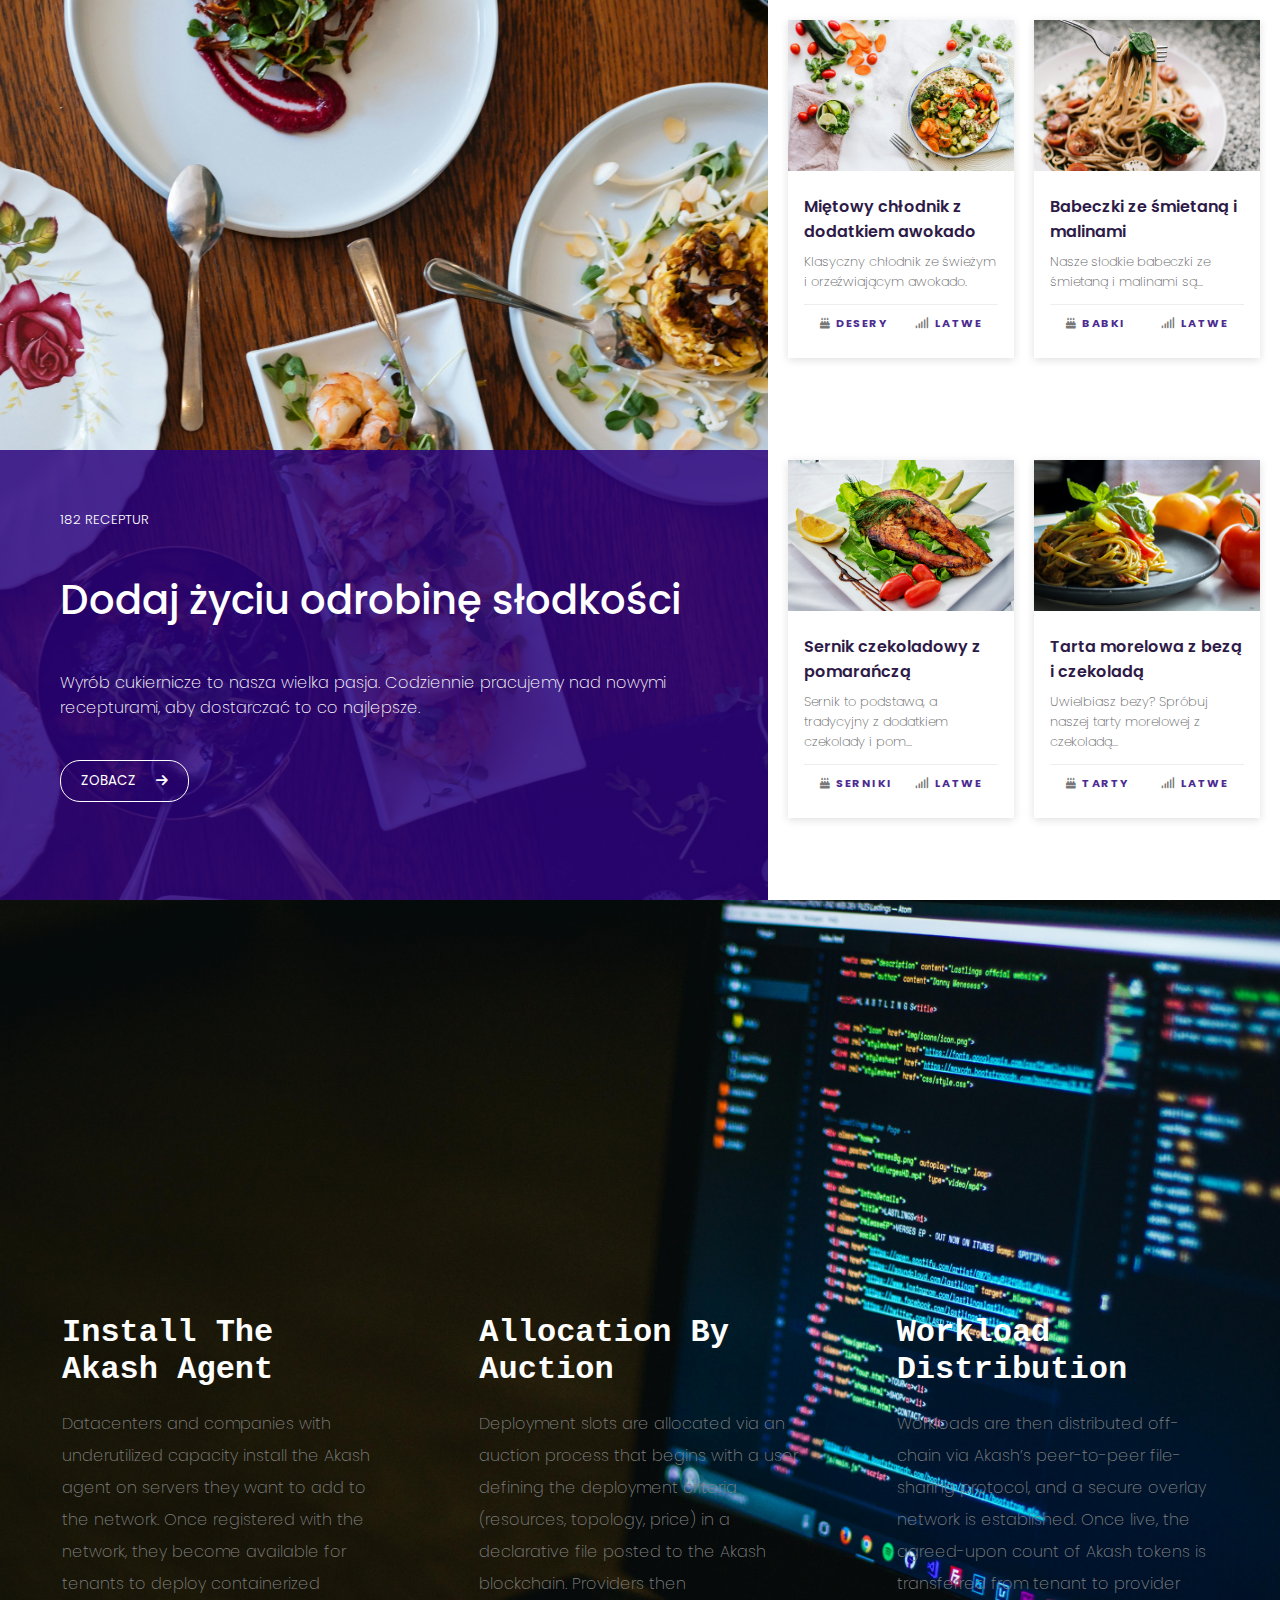
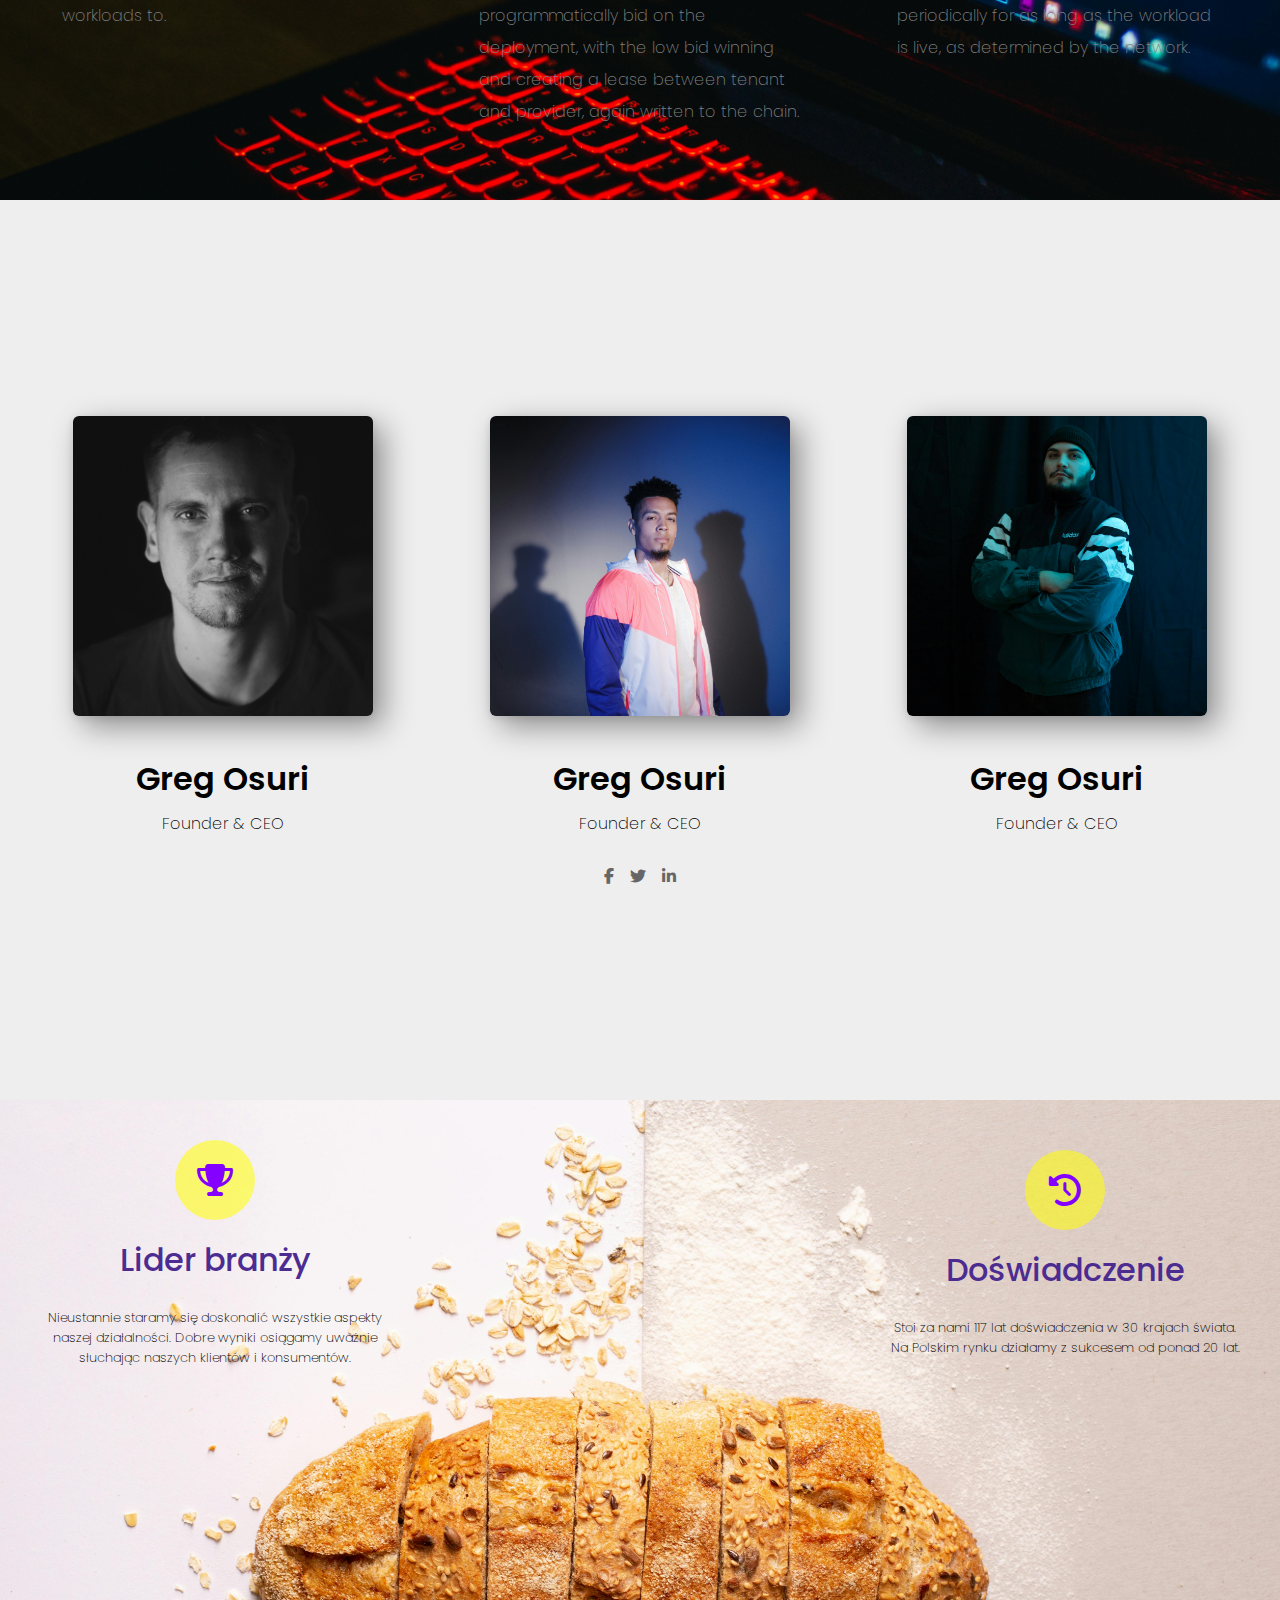
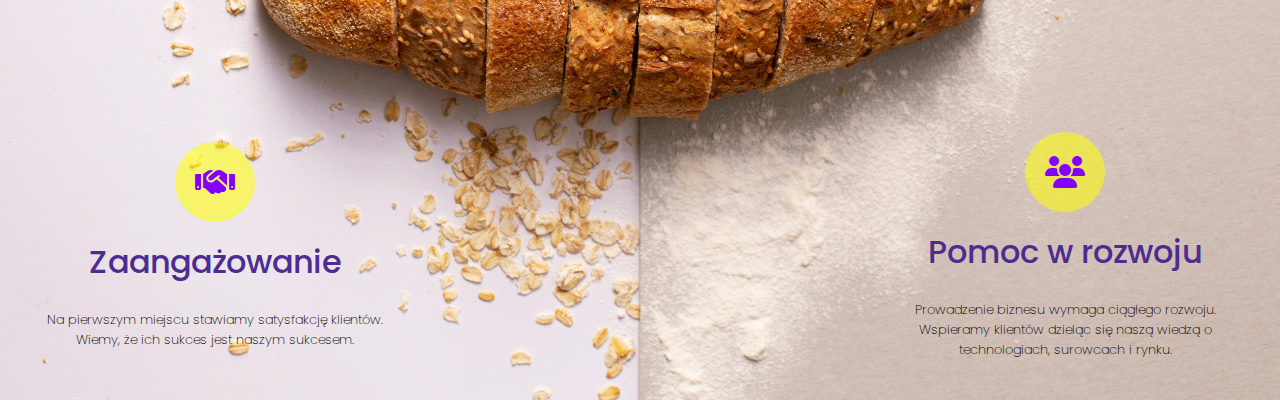
<file: T1/index.html>
<!DOCTYPE html>
<html lang="en">
  <head>
    <meta charset="UTF-8" />
    <meta name="viewport" content="width=device-width, initial-scale=1.0" />
    <title>For Fun</title>
    <link rel="stylesheet" href="./css/style.css" />
    <link
      rel="stylesheet"
      href="https://cdnjs.cloudflare.com/ajax/libs/font-awesome/6.5.1/css/all.min.css"
    />
  </head>
  <body>
    <section id="home" class="flex-center">
      <div class="home-banner">
        <div class="home-banner-content">
          <h5>182 RECEPTUR</h5>
          <h1>Dodaj życiu odrobinę słodkości</h1>
          <p>
            Wyrób cukiernicze to nasza wielka pasja. Codziennie pracujemy nad
            nowymi recepturami, aby dostarczać to co najlepsze.
          </p>
          <button class="flex-center">
            ZOBACZ <i class="fa-solid fa-arrow-right"></i>
          </button>
        </div>
      </div>
      <div class="home-card-container">
        <div class="home-card flex-center">
          <div class="card-image">
            <img src="./assets/cardImage1.jpg" alt="cardImage1" />
          </div>
          <div class="card-body">
            <div class="card-description">
              <h1 class="card-title">Miętowy chłodnik z dodatkiem awokado</h1>
              <p class="card-text">
                Klasyczny chłodnik ze świeżym i orzeźwiającym awokado.
              </p>
            </div>
            <div class="card-footer">
              <div class="card-footer-menu">
                <i class="fa-solid fa-cake-candles"></i>
                <span> DESERY </span>
              </div>
              <div class="card-footer-menu">
                <i class="fa-solid fa-signal"></i>
                <span> LATWE </span>
              </div>
            </div>
          </div>
        </div>
        <div class="home-card flex-center">
          <div class="card-image">
            <img src="./assets/cardImage2.jpg" alt="cardImage2" />
          </div>
          <div class="card-body">
            <div class="card-description">
              <h1 class="card-title">Babeczki ze śmietaną i malinami</h1>
              <p class="card-text">
                Nasze słodkie babeczki ze śmietaną i malinami są...
              </p>
            </div>
            <div class="card-footer">
              <div class="card-footer-menu">
                <i class="fa-solid fa-cake-candles"></i>
                <span> BABKI </span>
              </div>
              <div class="card-footer-menu">
                <i class="fa-solid fa-signal"></i>
                <span> LATWE </span>
              </div>
            </div>
          </div>
        </div>
        <div class="home-card flex-center">
          <div class="card-image">
            <img src="./assets/cardImage3.jpg" alt="cardImage3" />
          </div>
          <div class="card-body">
            <div class="card-description">
              <h1 class="card-title">Sernik czekoladowy z pomarańczą</h1>
              <p class="card-text">
                Sernik to podstawa, a tradycyjny z dodatkiem czekolady i pom...
              </p>
            </div>
            <div class="card-footer">
              <div class="card-footer-menu">
                <i class="fa-solid fa-cake-candles"></i>
                <span> SERNIKI </span>
              </div>
              <div class="card-footer-menu">
                <i class="fa-solid fa-signal"></i>
                <span> LATWE </span>
              </div>
            </div>
          </div>
        </div>
        <div class="home-card flex-center">
          <div class="card-image">
            <img src="./assets/cardImage4.jpg" alt="cardImage4" />
          </div>
          <div class="card-body">
            <div class="card-description">
              <h1 class="card-title">Tarta morelowa z bezą i czekoladą</h1>
              <p class="card-text">
                Uwielbiasz bezy? Spróbuj naszej tarty morelowej z czekoladą...
              </p>
            </div>
            <div class="card-footer">
              <div class="card-footer-menu">
                <i class="fa-solid fa-cake-candles"></i>
                <span> TARTY </span>
              </div>
              <div class="card-footer-menu">
                <i class="fa-solid fa-signal"></i>
                <span> LATWE </span>
              </div>
            </div>
          </div>
        </div>
      </div>
    </section>
    <section id="data">
      <div class="data-container">
        <div class="data-card">
          <h1 class="data-card-title">Install The Akash Agent</h1>
          <p class="data-card-description">
            Datacenters and companies with underutilized capacity install the
            Akash agent on servers they want to add to the network. Once
            registered with the network, they become available for tenants to
            deploy containerized workloads to.
          </p>
        </div>
        <div class="data-card">
          <h1 class="data-card-title">Allocation By Auction</h1>
          <p class="data-card-description">
            Deployment slots are allocated via an auction process that begins
            with a user defining the deployment criteria (resources, topology,
            price) in a declarative file posted to the Akash blockchain.
            Providers then programmatically bid on the deployment, with the low
            bid winning and creating a lease between tenant and provider, again
            written to the chain.
          </p>
        </div>
        <div class="data-card">
          <h1 class="data-card-title">Workload Distribution</h1>
          <p class="data-card-description">
            Workloads are then distributed off-chain via Akash’s peer-to-peer
            file-sharing protocol, and a secure overlay network is established.
            Once live, the agreed-upon count of Akash tokens is transferred from
            tenant to provider periodically for as long as the workload is live,
            as determined by the network.
          </p>
        </div>
      </div>
    </section>
    <section id="people" class="flex-center">
      <div class="people-container">
        <div class="people-card flex-center">
          <div class="people-img">
            <img src="./assets/people1.jpg" alt="" />
          </div>
          <div class="people-detail flex-center">
            <h1 class="people-name">Greg Osuri</h1>
            <p class="people-position">Founder & CEO</p>
          </div>
        </div>
        <div class="people-card flex-center">
          <div class="people-img">
            <img src="./assets/people2.jpg" alt="" />
          </div>
          <div class="people-detail flex-center">
            <h1 class="people-name">Greg Osuri</h1>
            <p class="people-position">Founder & CEO</p>
          </div>
        </div>
        <div class="people-card flex-center">
          <div class="people-img">
            <img src="./assets/people3.jpg" alt="" />
          </div>
          <div class="people-detail flex-center">
            <h1 class="people-name">Greg Osuri</h1>
            <p class="people-position">Founder & CEO</p>
          </div>
        </div>
      </div>
      <div class="logo flex-center">
        <i class="fa-brands fa-facebook-f"></i>
        <i class="fa-brands fa-twitter"></i>
        <i class="fa-brands fa-linkedin-in"></i>
      </div>
    </section>
    <section id="food">
      <div class="food-container">
        <div class="food-card flex-center">
          <div class="food-logo">
            <i class="fa-solid fa-trophy"></i>
          </div>
          <div class="food-datails flex-center">
            <h1 class="food-title">Lider branży</h1>
            <p class="food-details">
              Nieustannie staramy się doskonalić wszystkie aspekty naszej
              działalności. Dobre wyniki osiągamy uważnie słuchając naszych
              klientów i konsumentów.
            </p>
          </div>
        </div>
        <div class="food-card flex-center">
          <div class="food-logo">
            <i class="fa-solid fa-clock-rotate-left"></i>
          </div>
          <div class="food-datails flex-center">
            <h1 class="food-title">Doświadczenie</h1>
            <p class="food-details">
              Stoi za nami 117 lat doświadczenia w 30 krajach świata. Na Polskim
              rynku działamy z sukcesem od ponad 20 lat.
            </p>
          </div>
        </div>
        <div class="food-card flex-center">
          <div class="food-logo">
            <i class="fa-solid fa-handshake"></i>
          </div>
          <div class="food-datails flex-center">
            <h1 class="food-title">Zaangażowanie</h1>
            <p class="food-details">
              Na pierwszym miejscu stawiamy satysfakcję klientów. Wiemy, że ich
              sukces jest naszym sukcesem.
            </p>
          </div>
        </div>
        <div class="food-card flex-center">
          <div class="food-logo">
            <i class="fa-solid fa-users"></i>
          </div>
          <div class="food-datails flex-center">
            <h1 class="food-title">Pomoc w rozwoju</h1>
            <p class="food-details">
              Prowadzenie biznesu wymaga ciągłego rozwoju. Wspieramy klientów
              dzieląc się naszą wiedzą o technologiach, surowcach i rynku.
            </p>
          </div>
        </div>
      </div>
    </section>
  </body>
</html>
</file>
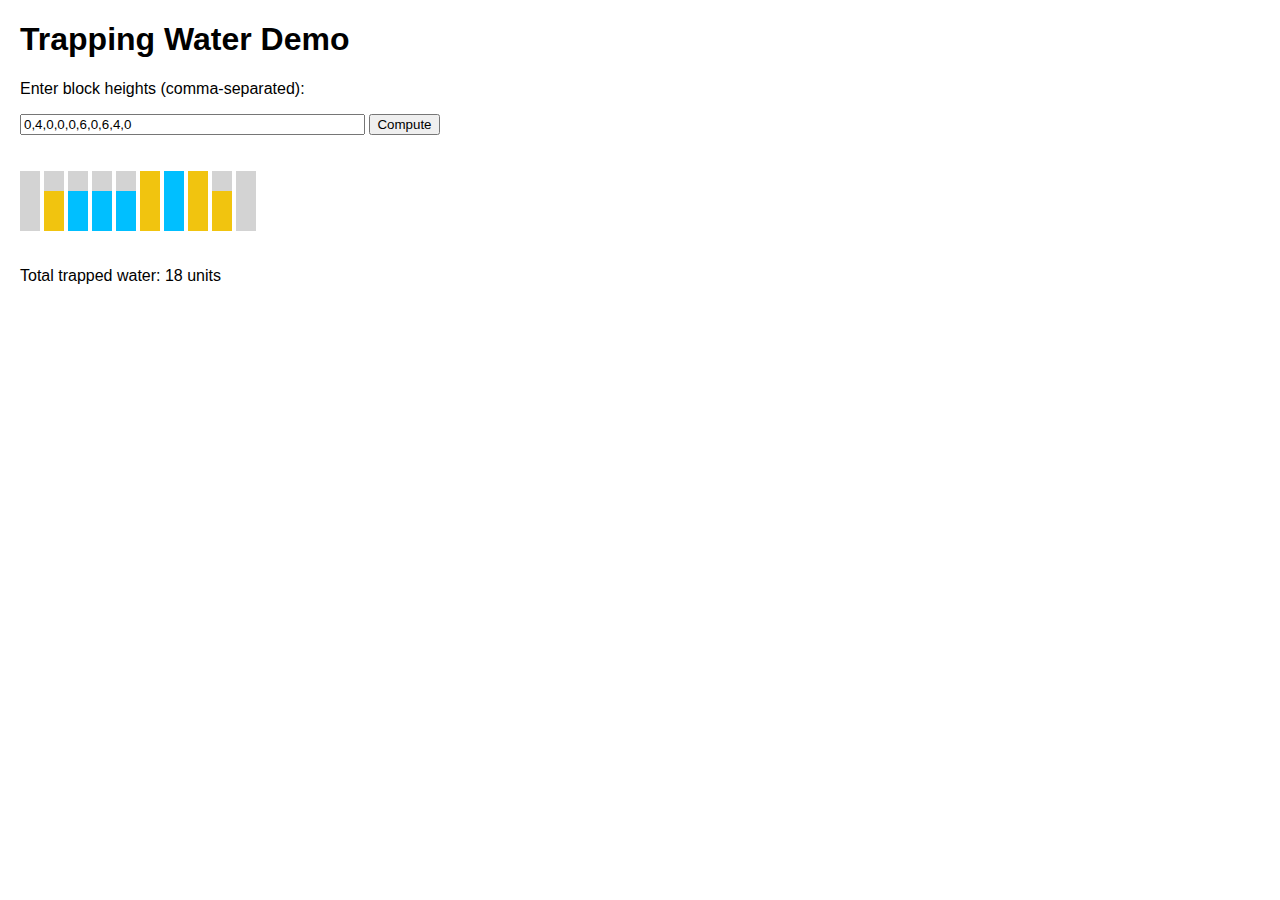
<file: T2/index.html>
<!DOCTYPE html>
<html>
  <head>
    <meta charset="utf-8" />
    <title>Trapping Water</title>
    <style>
      body {
        font-family: sans-serif;
        margin: 20px;
      }
      #blocks {
        display: flex;
        gap: 4px;
      }
      .block {
        display: inline-block;
        width: 20px;
        background: lightgray;
        text-align: center;
        position: relative;
      }
      .water {
        position: absolute;
        bottom: 0;
        width: 100%;
        background-color: #00bfff;
      }
      .column-height {
        background-color: #f1c40f;
        width: 100%;
        position: absolute;
        bottom: 0;
      }
    </style>
  </head>

  <body>
    <h1>Trapping Water Demo</h1>

    <p>Enter block heights (comma-separated):</p>
    <input
      type="text"
      id="inputHeights"
      value="0,4,0,0,0,6,0,6,4,0"
      size="40"
    />
    <button onclick="renderSolution()">Compute</button>
    <br />
    <br />
    <br />
    <div id="blocks"></div>
    <br />
    <br />
    <div id="result"></div>

    <script>
      function computeTrappedWater(heights) {
        const n = heights.length;
        if (n === 0) return 0;

        const leftMax = new Array(n);
        const rightMax = new Array(n);

        leftMax[0] = heights[0];
        for (let i = 1; i < n; i++) {
          leftMax[i] = Math.max(leftMax[i - 1], heights[i]);
        }

        rightMax[n - 1] = heights[n - 1];
        for (let i = n - 2; i >= 0; i--) {
          rightMax[i] = Math.max(rightMax[i + 1], heights[i]);
        }

        let total = 0;
        for (let i = 0; i < n; i++) {
          const waterHere = Math.min(leftMax[i], rightMax[i]) - heights[i];
          if (waterHere > 0) {
            total += waterHere;
          }
        }
        return total;
      }

      function renderSolution() {
        const input = document.getElementById("inputHeights").value;
        const heights = input
          .split(",")
          .map((x) => parseInt(x.trim(), 10))
          .filter((x) => !isNaN(x));

        const totalWater = computeTrappedWater(heights);

        document.getElementById(
          "result"
        ).textContent = `Total trapped water: ${totalWater} units`;

        const blocksDiv = document.getElementById("blocks");
        blocksDiv.innerHTML = "";

        const maxHeight = Math.max(...heights, 0);

        for (let i = 0; i < heights.length; i++) {
          const blockDiv = document.createElement("div");
          blockDiv.className = "block";
          blockDiv.style.height = maxHeight * 10 + "px";

          const columnDiv = document.createElement("div");
          columnDiv.className = "column-height";
          columnDiv.style.height = heights[i] * 10 + "px";
          blockDiv.appendChild(columnDiv);

          const leftM = Math.max(...heights.slice(0, i + 1));
          const rightM = Math.max(...heights.slice(i));
          const waterHeight = Math.min(leftM, rightM) - heights[i];
          if (waterHeight > 0) {
            const waterDiv = document.createElement("div");
            waterDiv.className = "water";
            waterDiv.style.height = waterHeight * 10 + "px";
            waterDiv.style.bottom = heights[i] * 10 + "px";
            blockDiv.appendChild(waterDiv);
          }

          blocksDiv.appendChild(blockDiv);
        }
      }

      document.addEventListener("DOMContentLoaded", () => {
        renderSolution();
      });
    </script>
  </body>
</html>
</file>
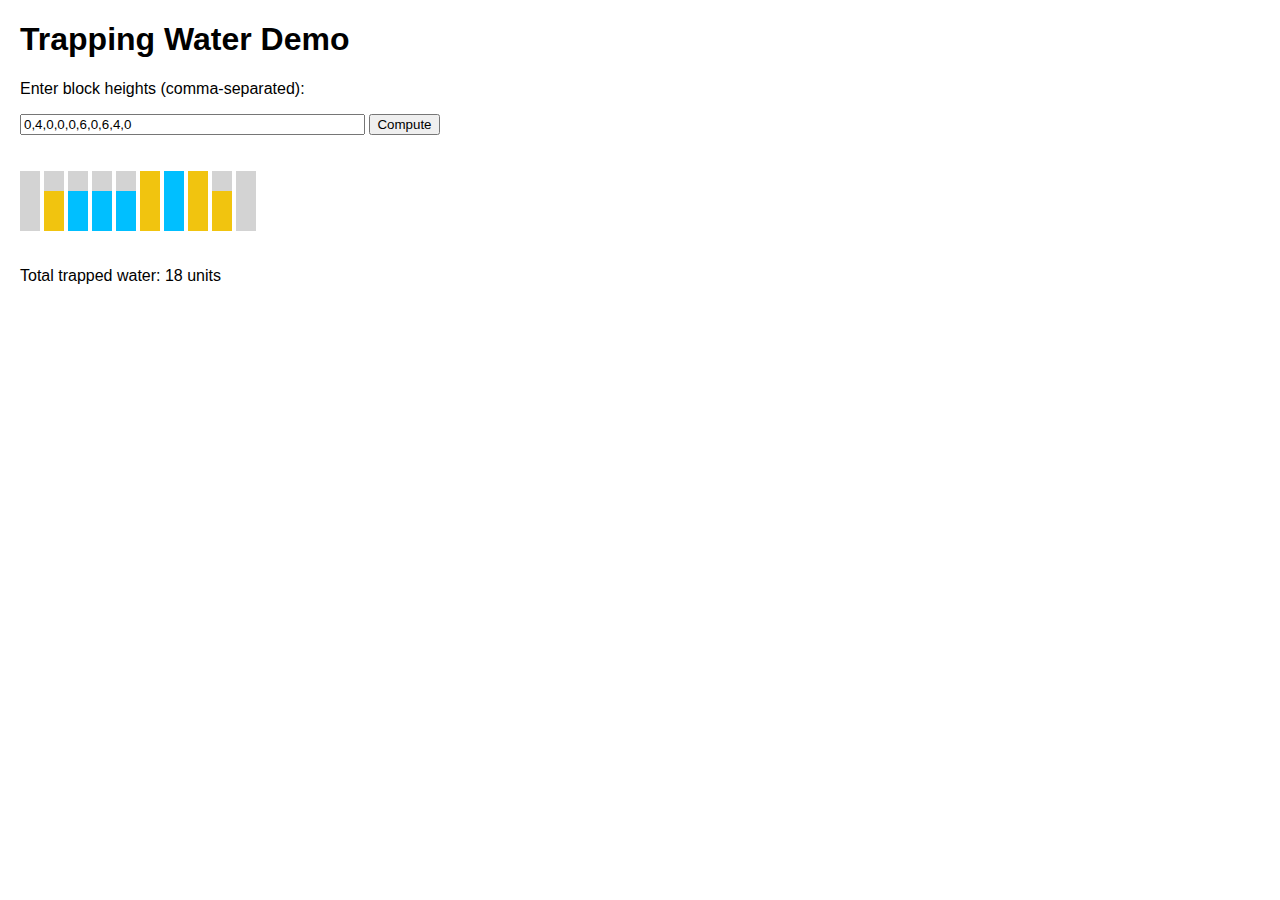
<file: forfun/T2/index.html>
<!DOCTYPE html>
<html>
  <head>
    <meta charset="utf-8" />
    <title>Trapping Water Demo</title>
    <style>
      body {
        font-family: sans-serif;
        margin: 20px;
      }
      #blocks {
        display: flex;
        gap: 4px;
      }
      .block {
        display: inline-block;
        width: 20px;
        background: lightgray;
        text-align: center;
        position: relative;
      }
      .water {
        position: absolute;
        bottom: 0;
        width: 100%;
        background-color: #00bfff;
      }
      .column-height {
        background-color: #f1c40f;
        width: 100%;
        position: absolute;
        bottom: 0;
      }
    </style>
  </head>

  <body>
    <h1>Trapping Water Demo</h1>

    <p>Enter block heights (comma-separated):</p>
    <input
      type="text"
      id="inputHeights"
      value="0,4,0,0,0,6,0,6,4,0"
      size="40"
    />
    <button onclick="renderSolution()">Compute</button>
    <br />
    <br />
    <br />
    <div id="blocks"></div>
    <br />
    <br />
    <div id="result"></div>

    <script>
      function computeTrappedWater(heights) {
        const n = heights.length;
        if (n === 0) return 0;

        const leftMax = new Array(n);
        const rightMax = new Array(n);

        leftMax[0] = heights[0];
        for (let i = 1; i < n; i++) {
          leftMax[i] = Math.max(leftMax[i - 1], heights[i]);
        }

        rightMax[n - 1] = heights[n - 1];
        for (let i = n - 2; i >= 0; i--) {
          rightMax[i] = Math.max(rightMax[i + 1], heights[i]);
        }

        let total = 0;
        for (let i = 0; i < n; i++) {
          const waterHere = Math.min(leftMax[i], rightMax[i]) - heights[i];
          if (waterHere > 0) {
            total += waterHere;
          }
        }
        return total;
      }

      function renderSolution() {
        const input = document.getElementById("inputHeights").value;
        const heights = input
          .split(",")
          .map((x) => parseInt(x.trim(), 10))
          .filter((x) => !isNaN(x));

        const totalWater = computeTrappedWater(heights);

        document.getElementById(
          "result"
        ).textContent = `Total trapped water: ${totalWater} units`;

        const blocksDiv = document.getElementById("blocks");
        blocksDiv.innerHTML = "";

        const maxHeight = Math.max(...heights, 0);

        for (let i = 0; i < heights.length; i++) {
          const blockDiv = document.createElement("div");
          blockDiv.className = "block";
          blockDiv.style.height = maxHeight * 10 + "px";

          const columnDiv = document.createElement("div");
          columnDiv.className = "column-height";
          columnDiv.style.height = heights[i] * 10 + "px";
          blockDiv.appendChild(columnDiv);

          const leftM = Math.max(...heights.slice(0, i + 1));
          const rightM = Math.max(...heights.slice(i));
          const waterHeight = Math.min(leftM, rightM) - heights[i];
          if (waterHeight > 0) {
            const waterDiv = document.createElement("div");
            waterDiv.className = "water";
            waterDiv.style.height = waterHeight * 10 + "px";
            waterDiv.style.bottom = heights[i] * 10 + "px";
            blockDiv.appendChild(waterDiv);
          }

          blocksDiv.appendChild(blockDiv);
        }
      }

      document.addEventListener("DOMContentLoaded", () => {
        renderSolution();
      });
    </script>
  </body>
</html>
</file>
<file: T1/css/style.css>
@import url("https://fonts.googleapis.com/css2?family=Poppins:wght@300;400;500;600;700&display=swap");
* {
  font-family: "Poppins", sans-serif;
  padding: 0;
  margin: 0;
  box-sizing: border-box;
  transition: all 0.3s ease;
}
.flex-center {
  display: flex;
  align-items: center;
  justify-content: center;
}
h5 {
  font-weight: 300;
}
h1 {
  font-weight: 500;
}
p {
  font-weight: 200;
}
section {
  min-height: 100vh;
}
section#home {
  /* display: flex;
  align-items: center;
  justify-content: center; */
  gap: 20px;
}
.home-banner {
  width: 60%;
  background-color: red;
  min-height: 100vh;
  background: url("../assets/sectionOneBanner.jpg");
  background-repeat: no-repeat;
  background-size: cover;
  display: flex;
  align-items: end;
}
.home-banner-content {
  height: 50vh;
  background-color: rgba(43, 2, 125, 0.842);
  color: white;
  padding: 60px;
  display: flex;
  flex-direction: column;
  gap: 40px;
  align-items: start;
}
.home-banner-content button {
  background-color: transparent;
  border: 1px solid white;
  padding: 10px 20px;
  color: white;
  border-radius: 20px;
  /* display: flex;
  align-items: center;
  justify-content: center; */
  gap: 20px;
  cursor: pointer;
}
.home-banner-content h1 {
  font-size: 40px;
}
.home-banner-content h5 {
  font-weight: 300;
}
.home-card-container {
  min-height: 100vh;
  flex: 1;
  display: grid;
  grid-template-columns: repeat(2, 1fr);
  grid-template-rows: repeat(2, 1fr);
  gap: 20px;
  padding: 20px 20px 20px 0;
}
.home-card {
  /* display: flex;
  align-items: center;
  justify-content: center; */
  flex-direction: column;
  height: fit-content;
  box-shadow: rgba(99, 99, 99, 0.2) 0px 2px 8px 0px;
  background-color: white;
}
.home-card img {
  width: 100%;
}
.card-image img {
  object-fit: cover;
  width: 100%;
}
.card-body {
  padding: 16px;
}

.card-title {
  font-size: 16px;
  font-weight: 600;
  color: #2e1a47;
  margin-bottom: 8px;
}

.card-text {
  font-size: 13px;
  color: #666;
  margin-bottom: 12px;
}
.card-footer {
  display: flex;
  justify-content: space-between;
  border-top: 1px solid #eee;
  padding: 10px 16px;
}

.card-footer-menu {
  display: flex;
  align-items: center;
  font-size: 11px;
  color: #777;
  gap: 6px;
}

.card-footer-menu span {
  font-weight: 700;
  letter-spacing: 1.5px;
  color: #4c2c91;
}

#data {
  background: url(../assets/sectionTwoBanner.jpg) no-repeat center center;
  background-size: cover;
  display: flex;
  align-items: end;
  padding: 20px;
}
.data-container {
  padding: 20px 10px;
  display: grid;
  grid-template-columns: repeat(3, 1fr);
  gap: 32px;
}
.data-card {
  padding: 32px;
  display: flex;
  flex-direction: column;
  gap: 20px;
}
.data-card:hover {
  background-color: rgba(128, 128, 128, 0.236);
  cursor: pointer;
}
.data-card-title {
  color: white;
  font-family: "IBM Plex Mono", "Roboto Mono", "Source Code Pro", monospace;
  font-weight: bold;
}
.data-card-description {
  color: gray;
  line-height: 32px;
}
#people {
  background-color: #eee;
  /* display: flex;
  align-items: center;
  justify-content: center; */
  flex-direction: column;
  padding: 32px 16px;
  gap: 32px;
}
.people-container {
  display: flex;
  align-items: center;
  justify-content: space-evenly;
  width: 100%;
  gap: 60px;
  flex-wrap: wrap;
}
.people-card {
  /* display: flex;
  align-items: center;
  justify-content: center; */
  flex-direction: column;
  gap: 32px;
}
.people-card:hover {
  scale: 1.1;
  cursor: pointer;
}
.people-card:hover img {
  filter: brightness(1.2) contrast(1.3) saturate(1.5);
}

.people-img {
  width: 300px;
}

.people-img img {
  width: 100%;
  object-fit: contain;
  border-radius: 6px;
  box-shadow: rgba(99, 99, 99, 0.2) 0px 2px 8px 0px;
  filter: drop-shadow(10px 10px 15px rgba(0, 0, 0, 0.4));
}
.people-detail {
  /* display: flex;
  align-items: center;
  justify-content: center; */
  flex-direction: column;
  gap: 8px;
}
.people-name {
  font-size: 32px;
  font-weight: 600;
}
.logo {
  /* display: flex;
  align-items: center;
  justify-content: center; */
  gap: 16px;
  color: #666;
}
#food {
  background: url(../assets/sectionFoodBanner.jpg) no-repeat center center;
  background-repeat: no-repeat;
  background-size: cover;
}
.food-container {
  min-height: 100vh;
  padding: 40px;
  display: grid;
  grid-template-columns: 350px 350px;
  gap: 60px;
  place-content: space-between;
}
.food-card {
  /* display: flex;
  align-items: center;
  justify-content: center; */
  gap: 16px;
  flex-direction: column;
}
.food-logo {
  width: 80px;
  height: 80px;
  border-radius: 100%;
  font-size: 32px;
  color: rgb(132, 0, 255);
  display: grid;
  place-content: center;
  background-color: rgba(255, 255, 0, 0.549);
}
.food-datails {
  /* display: flex;
  align-items: center;
  justify-content: center; */
  flex-direction: column;
  gap: 24px;
  text-align: center;
}
.food-title {
  color: #4c2c91;
}
.food-details {
  font-size: small;
}
@media screen and (max-width: 992px) {
  section#home {
    flex-direction: column;
  }
  .home-banner {
    width: 100%;
  }
  .home-card {
    max-width: 300px;
  }
  .home-card-container {
    grid-template-columns: repeat(2, 300px);
    grid-template-rows: auto;
  }
  .card-description {
    padding: 16px;
  }

  .data-card-description {
    line-height: normal;
  }
  .data-container {
    padding: auto;
    gap: 16px;
    grid-template-columns: repeat(2, 1fr);
  }
  .data-card {
    padding: 20px;
  }
  #data {
    align-items: start;
    padding: 10px;
  }
  .food-container {
    grid-template-columns: 300px 300px;
  }
}

@media screen and (max-width: 768px) {
  .home-banner-content {
    padding: 40px;
    gap: 32px;
  }
  .home-banner-content h1 {
    font-size: 36px;
  }
  .home-card-container {
    padding: 0;
  }
  .data-container {
    grid-template-columns: repeat(1, 1fr);
  }
  .food-container {
    grid-template-columns: 1fr;
  }
  .food-card {
    background-color: #eeeeee87;
    padding: 20px;
    border-radius: 10px;
  }
}
@media screen and (max-width: 600px) {
  .home-banner-content {
    padding: 20px;
    gap: 32px;
  }
  .home-banner-content h1 {
    font-size: 28px;
  }
  .home-banner-content h5 {
    font-size: 20px;
  }
  .home-card-container {
    grid-template-columns: repeat(1, 1fr);
    padding: 20px;
    place-items: center;
  }
  .home-card {
    max-width: 95%;
    width: 100%;
  }
}
</file>
